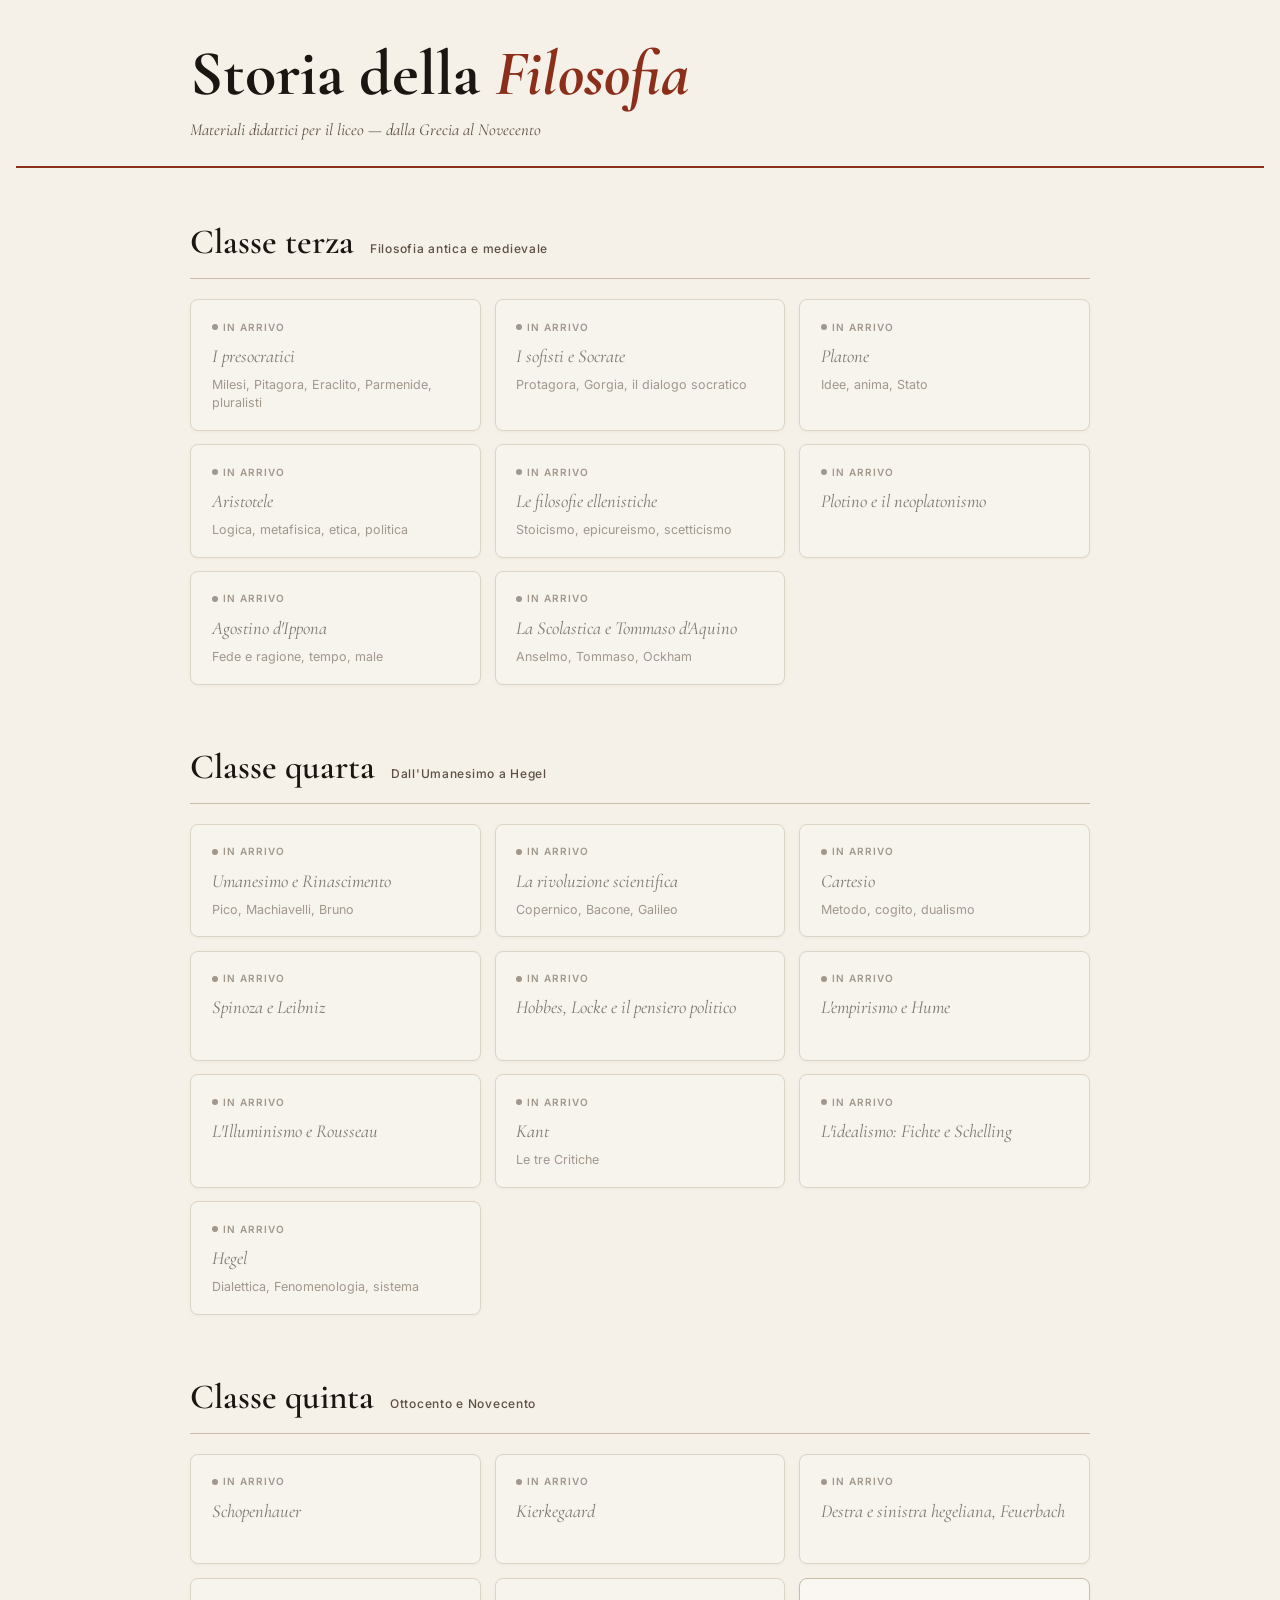
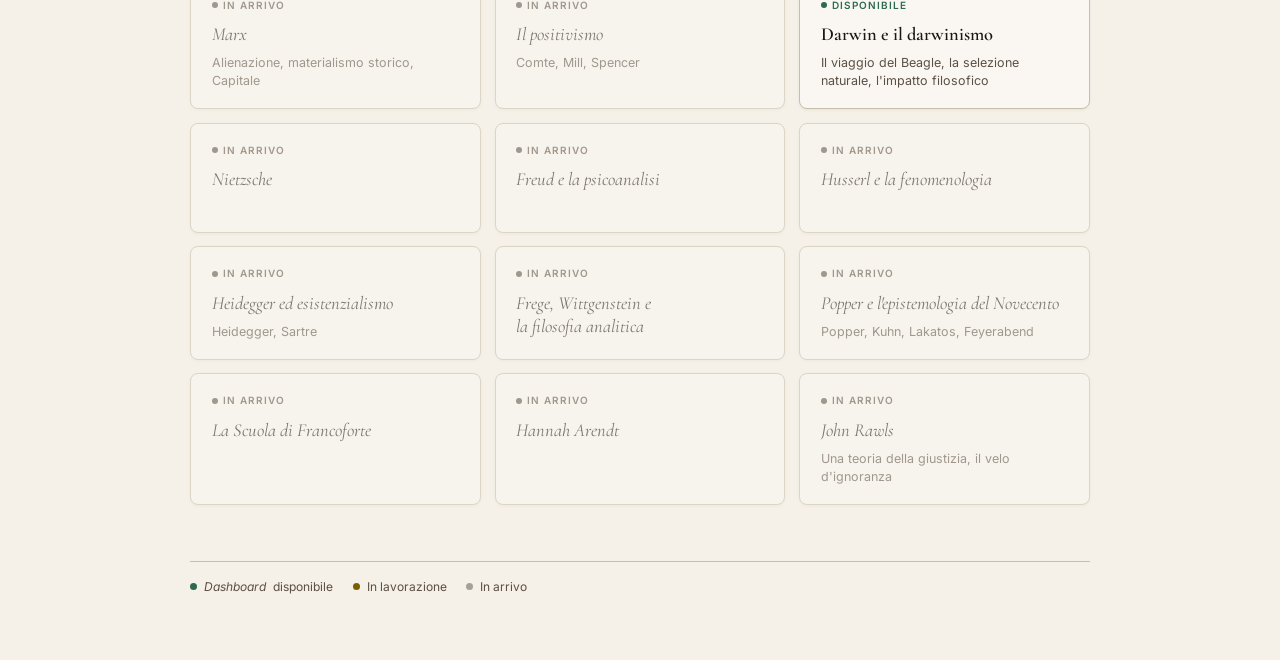
<file: index.html>
<!DOCTYPE html>
<html lang="it">
<head>
<meta charset="UTF-8">
<meta name="viewport" content="width=device-width, initial-scale=1.0">
<title>Storia della Filosofia</title>
<link rel="preconnect" href="https://fonts.googleapis.com">
<link rel="stylesheet" href="https://fonts.googleapis.com/css2?family=Cormorant+Garamond:ital,wght@0,400;0,600;0,700;1,400;1,600&family=Inter:wght@400;500;600&display=swap">

<style>
:root {
  --bg:       #F5F0E8;
  --bg2:      #EDE7D9;
  --fg:       #1A1612;
  --fg2:      #5C5044;
  --accent:   #8B2E1A;
  --accent2:  #C4491F;
  --border:   #C9BEA8;
  --ready:    #2D6A4F;
  --wip:      #7B5E00;
  --card-bg:  #FAF7F2;

  --font-display: 'Cormorant Garamond', Georgia, serif;
  --font-ui:      'Inter', system-ui, sans-serif;

  color-scheme: light;
}

@media (prefers-color-scheme: dark) {
  :root:not([data-theme="light"]) {
    --bg:      #141210;
    --bg2:     #1E1A17;
    --fg:      #E8E0D4;
    --fg2:     #9C9080;
    --accent:  #C4491F;
    --accent2: #E06030;
    --border:  #3A3028;
    --ready:   #4CAF82;
    --wip:     #D4A020;
    --card-bg: #1E1A17;
    color-scheme: dark;
  }
}
:root[data-theme="dark"] {
    --bg:      #141210;
    --bg2:     #1E1A17;
    --fg:      #E8E0D4;
    --fg2:     #9C9080;
    --accent:  #C4491F;
    --accent2: #E06030;
    --border:  #3A3028;
    --ready:   #4CAF82;
    --wip:     #D4A020;
    --card-bg: #1E1A17;
    color-scheme: dark;
}

*, *::before, *::after { box-sizing: border-box; margin: 0; }

body {
  background: var(--bg);
  color: var(--fg);
  font-family: var(--font-ui);
  font-size: 15px;
  line-height: 1.5;
  padding-left:  max(16px, env(safe-area-inset-left,  0px));
  padding-right: max(16px, env(safe-area-inset-right, 0px));
  padding-block: 0;
  min-height: 100%;
}

/* ── HEADER ── */
.site-header {
  border-bottom: 2px solid var(--accent);
  padding-block: 2.5rem 1.5rem;
  margin-bottom: 3rem;
}

.header-inner {
  max-width: 900px;
  margin-inline: auto;
}

.site-title {
  font-family: var(--font-display);
  font-size: clamp(2.4rem, 6vw, 4rem);
  font-weight: 700;
  line-height: 1.05;
  color: var(--fg);
  text-wrap: balance;
}

.site-title em {
  font-style: italic;
  color: var(--accent);
}

.site-subtitle {
  margin-top: 0.6rem;
  font-family: var(--font-display);
  font-size: 1.05rem;
  font-style: italic;
  color: var(--fg2);
}

/* ── MAIN ── */
.main {
  max-width: 900px;
  margin-inline: auto;
  padding-bottom: 4rem;
}

/* ── CENTURY SECTION ── */
.century { margin-bottom: 3.5rem; }

.century-header {
  display: flex;
  align-items: baseline;
  gap: 1rem;
  margin-bottom: 1.25rem;
  padding-bottom: 0.6rem;
  border-bottom: 1px solid var(--border);
}

.century-label {
  font-family: var(--font-display);
  font-size: clamp(1.6rem, 4vw, 2.2rem);
  font-weight: 600;
  color: var(--fg);
}

.century-span {
  font-family: var(--font-ui);
  font-size: 12px;
  font-weight: 500;
  color: var(--fg2);
  letter-spacing: 0.06em;
}

/* ── CARD GRID ── */
.cards {
  display: grid;
  grid-template-columns: repeat(auto-fill, minmax(220px, 1fr));
  gap: 0.85rem;
}

.card {
  background: var(--card-bg);
  border: 1px solid var(--border);
  border-radius: 8px;
  padding: 1.2rem 1.3rem 1.1rem;
  text-decoration: none;
  color: inherit;
  display: flex;
  flex-direction: column;
  gap: 0.5rem;
  transition: box-shadow 0.15s, transform 0.15s, border-color 0.15s;
  position: relative;
  min-height: 110px;
  box-shadow: 0 1px 3px rgba(0,0,0,0.06);
}

.card:hover:not(.card--placeholder) {
  box-shadow: 0 4px 16px rgba(0,0,0,0.1);
  transform: translateY(-2px);
  border-color: var(--accent);
}

.card--placeholder {
  cursor: default;
  opacity: 0.55;
}

.card-badge {
  display: inline-flex;
  align-items: center;
  gap: 0.3rem;
  font-size: 10px;
  font-weight: 600;
  letter-spacing: 0.1em;
  text-transform: uppercase;
  margin-bottom: 0.15rem;
}

.card-badge--ready { color: var(--ready); }
.card-badge--wip   { color: var(--wip); }
.card-badge--soon  { color: var(--fg2); }

.card-badge::before {
  content: '';
  width: 6px;
  height: 6px;
  border-radius: 50%;
  background: currentColor;
  flex-shrink: 0;
}

.card-title {
  font-family: var(--font-display);
  font-size: 1.15rem;
  font-weight: 600;
  line-height: 1.25;
  color: var(--fg);
  text-wrap: balance;
}

.card--placeholder .card-title {
  font-weight: 400;
  font-style: italic;
}

.card-desc {
  font-size: 12.5px;
  color: var(--fg2);
  line-height: 1.45;
}

.card-arrow {
  position: absolute;
  bottom: 1rem;
  right: 1.1rem;
  font-size: 1.1rem;
  color: var(--accent);
  opacity: 0;
  transition: opacity 0.15s, transform 0.15s;
  transform: translateX(-4px);
}

.card:hover:not(.card--placeholder) .card-arrow {
  opacity: 1;
  transform: translateX(0);
}

/* ── LEGEND ── */
.legend {
  margin-top: 2.5rem;
  padding-top: 1rem;
  border-top: 1px solid var(--border);
  display: flex;
  flex-wrap: wrap;
  gap: 1.2rem;
}

.legend-item {
  display: flex;
  align-items: center;
  gap: 0.45rem;
  font-size: 12px;
  color: var(--fg2);
}

.legend-dot {
  width: 7px;
  height: 7px;
  border-radius: 50%;
}

.legend-dot--ready { background: var(--ready); }
.legend-dot--wip   { background: var(--wip); }
.legend-dot--soon  { background: var(--fg2); opacity: 0.5; }
</style>
</head>
<body>

<header class="site-header">
  <div class="header-inner">
    <h1 class="site-title">Storia della <em>Filosofia</em></h1>
    <p class="site-subtitle">Materiali didattici per il liceo — dalla Grecia al Novecento</p>
  </div>
</header>

<main class="main">

  <!-- CLASSE TERZA -->
  <section class="century">
    <div class="century-header">
      <h2 class="century-label">Classe terza</h2>
      <span class="century-span">Filosofia antica e medievale</span>
    </div>
    <div class="cards">

      <div class="card card--placeholder">
        <span class="card-badge card-badge--soon">In arrivo</span>
        <span class="card-title">I presocratici</span>
        <span class="card-desc">Milesi, Pitagora, Eraclito, Parmenide, pluralisti</span>
      </div>

      <div class="card card--placeholder">
        <span class="card-badge card-badge--soon">In arrivo</span>
        <span class="card-title">I sofisti e Socrate</span>
        <span class="card-desc">Protagora, Gorgia, il dialogo socratico</span>
      </div>

      <div class="card card--placeholder">
        <span class="card-badge card-badge--soon">In arrivo</span>
        <span class="card-title">Platone</span>
        <span class="card-desc">Idee, anima, Stato</span>
      </div>

      <div class="card card--placeholder">
        <span class="card-badge card-badge--soon">In arrivo</span>
        <span class="card-title">Aristotele</span>
        <span class="card-desc">Logica, metafisica, etica, politica</span>
      </div>

      <div class="card card--placeholder">
        <span class="card-badge card-badge--soon">In arrivo</span>
        <span class="card-title">Le filosofie ellenistiche</span>
        <span class="card-desc">Stoicismo, epicureismo, scetticismo</span>
      </div>

      <div class="card card--placeholder">
        <span class="card-badge card-badge--soon">In arrivo</span>
        <span class="card-title">Plotino e il neoplatonismo</span>
      </div>

      <div class="card card--placeholder">
        <span class="card-badge card-badge--soon">In arrivo</span>
        <span class="card-title">Agostino d'Ippona</span>
        <span class="card-desc">Fede e ragione, tempo, male</span>
      </div>

      <div class="card card--placeholder">
        <span class="card-badge card-badge--soon">In arrivo</span>
        <span class="card-title">La Scolastica e Tommaso d'Aquino</span>
        <span class="card-desc">Anselmo, Tommaso, Ockham</span>
      </div>

    </div>
  </section>

  <!-- CLASSE QUARTA -->
  <section class="century">
    <div class="century-header">
      <h2 class="century-label">Classe quarta</h2>
      <span class="century-span">Dall'Umanesimo a Hegel</span>
    </div>
    <div class="cards">

      <div class="card card--placeholder">
        <span class="card-badge card-badge--soon">In arrivo</span>
        <span class="card-title">Umanesimo e Rinascimento</span>
        <span class="card-desc">Pico, Machiavelli, Bruno</span>
      </div>

      <div class="card card--placeholder">
        <span class="card-badge card-badge--soon">In arrivo</span>
        <span class="card-title">La rivoluzione scientifica</span>
        <span class="card-desc">Copernico, Bacone, Galileo</span>
      </div>

      <div class="card card--placeholder">
        <span class="card-badge card-badge--soon">In arrivo</span>
        <span class="card-title">Cartesio</span>
        <span class="card-desc">Metodo, cogito, dualismo</span>
      </div>

      <div class="card card--placeholder">
        <span class="card-badge card-badge--soon">In arrivo</span>
        <span class="card-title">Spinoza e Leibniz</span>
      </div>

      <div class="card card--placeholder">
        <span class="card-badge card-badge--soon">In arrivo</span>
        <span class="card-title">Hobbes, Locke e il pensiero politico</span>
      </div>

      <div class="card card--placeholder">
        <span class="card-badge card-badge--soon">In arrivo</span>
        <span class="card-title">L'empirismo e Hume</span>
      </div>

      <div class="card card--placeholder">
        <span class="card-badge card-badge--soon">In arrivo</span>
        <span class="card-title">L'Illuminismo e Rousseau</span>
      </div>

      <div class="card card--placeholder">
        <span class="card-badge card-badge--soon">In arrivo</span>
        <span class="card-title">Kant</span>
        <span class="card-desc">Le tre Critiche</span>
      </div>

      <div class="card card--placeholder">
        <span class="card-badge card-badge--soon">In arrivo</span>
        <span class="card-title">L'idealismo: Fichte e Schelling</span>
      </div>

      <div class="card card--placeholder">
        <span class="card-badge card-badge--soon">In arrivo</span>
        <span class="card-title">Hegel</span>
        <span class="card-desc">Dialettica, Fenomenologia, sistema</span>
      </div>

    </div>
  </section>

  <!-- CLASSE QUINTA -->
  <section class="century">
    <div class="century-header">
      <h2 class="century-label">Classe quinta</h2>
      <span class="century-span">Ottocento e Novecento</span>
    </div>
    <div class="cards">

      <div class="card card--placeholder">
        <span class="card-badge card-badge--soon">In arrivo</span>
        <span class="card-title">Schopenhauer</span>
      </div>

      <div class="card card--placeholder">
        <span class="card-badge card-badge--soon">In arrivo</span>
        <span class="card-title">Kierkegaard</span>
      </div>

      <div class="card card--placeholder">
        <span class="card-badge card-badge--soon">In arrivo</span>
        <span class="card-title">Destra e sinistra hegeliana, Feuerbach</span>
      </div>

      <div class="card card--placeholder">
        <span class="card-badge card-badge--soon">In arrivo</span>
        <span class="card-title">Marx</span>
        <span class="card-desc">Alienazione, materialismo storico, Capitale</span>
      </div>

      <div class="card card--placeholder">
        <span class="card-badge card-badge--soon">In arrivo</span>
        <span class="card-title">Il positivismo</span>
        <span class="card-desc">Comte, Mill, Spencer</span>
      </div>

      <a class="card" href="./darwin/">
        <span class="card-badge card-badge--ready">Disponibile</span>
        <span class="card-title">Darwin e il darwinismo</span>
        <span class="card-desc">Il viaggio del Beagle, la selezione naturale, l'impatto filosofico</span>
        <span class="card-arrow">→</span>
      </a>

      <div class="card card--placeholder">
        <span class="card-badge card-badge--soon">In arrivo</span>
        <span class="card-title">Nietzsche</span>
      </div>

      <div class="card card--placeholder">
        <span class="card-badge card-badge--soon">In arrivo</span>
        <span class="card-title">Freud e la psicoanalisi</span>
      </div>

      <div class="card card--placeholder">
        <span class="card-badge card-badge--soon">In arrivo</span>
        <span class="card-title">Husserl e la fenomenologia</span>
      </div>

      <div class="card card--placeholder">
        <span class="card-badge card-badge--soon">In arrivo</span>
        <span class="card-title">Heidegger ed esistenzialismo</span>
        <span class="card-desc">Heidegger, Sartre</span>
      </div>

      <div class="card card--placeholder">
        <span class="card-badge card-badge--soon">In arrivo</span>
        <span class="card-title">Frege, Wittgenstein e la filosofia analitica</span>
      </div>

      <div class="card card--placeholder">
        <span class="card-badge card-badge--soon">In arrivo</span>
        <span class="card-title">Popper e l'epistemologia del Novecento</span>
        <span class="card-desc">Popper, Kuhn, Lakatos, Feyerabend</span>
      </div>

      <div class="card card--placeholder">
        <span class="card-badge card-badge--soon">In arrivo</span>
        <span class="card-title">La Scuola di Francoforte</span>
      </div>

      <div class="card card--placeholder">
        <span class="card-badge card-badge--soon">In arrivo</span>
        <span class="card-title">Hannah Arendt</span>
      </div>

      <div class="card card--placeholder">
        <span class="card-badge card-badge--soon">In arrivo</span>
        <span class="card-title">John Rawls</span>
        <span class="card-desc">Una teoria della giustizia, il velo d'ignoranza</span>
      </div>

    </div>
  </section>

  <div class="legend">
    <span class="legend-item"><span class="legend-dot legend-dot--ready"></span> <em>Dashboard</em> disponibile</span>
    <span class="legend-item"><span class="legend-dot legend-dot--wip"></span> In lavorazione</span>
    <span class="legend-item"><span class="legend-dot legend-dot--soon"></span> In arrivo</span>
  </div>

</main>

</body>
</html>
</file>
